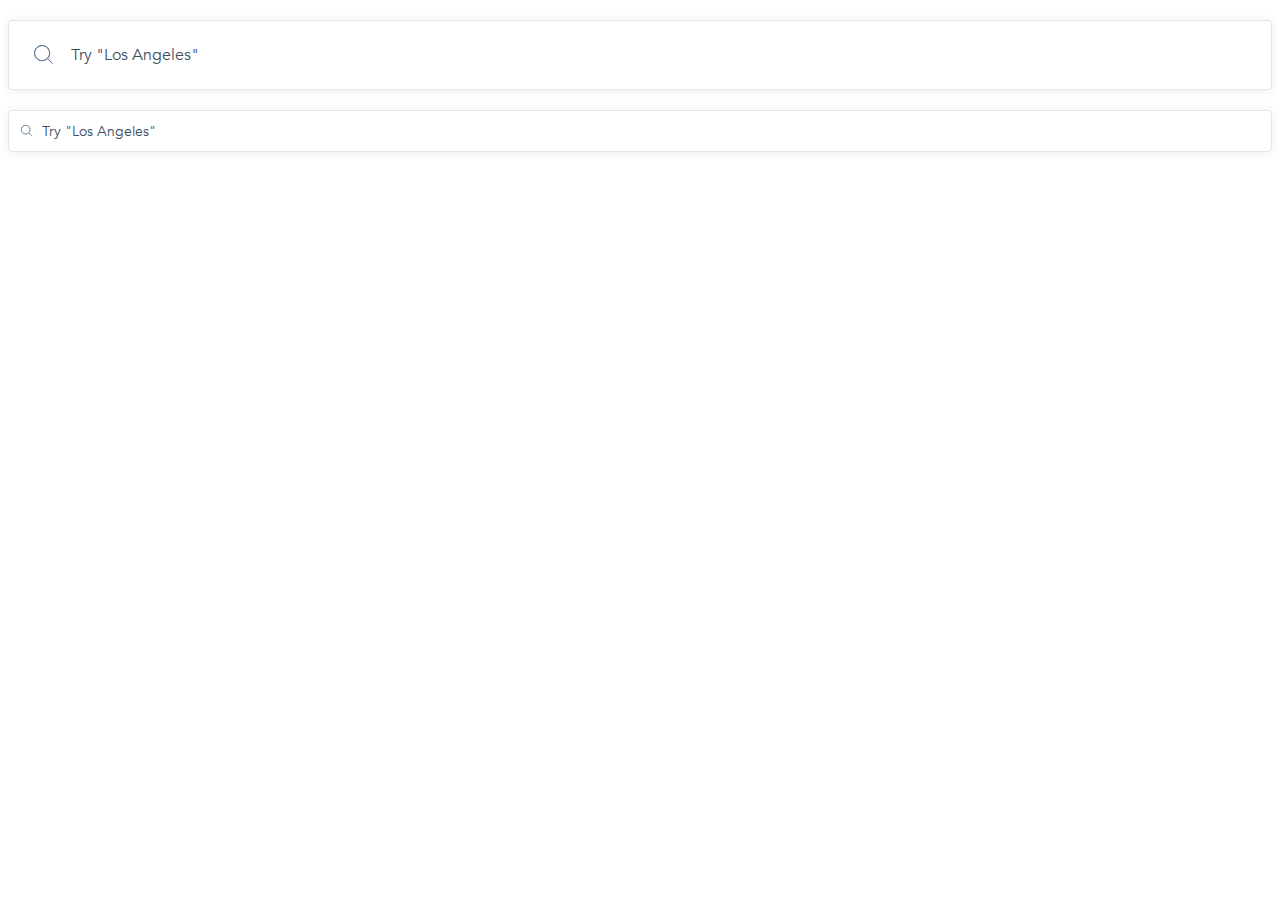
<file: index.html>
<!doctype html>
<html lang="en">
  <head>
    <meta charset="UTF-8">
    <meta name="viewport" content="width=device-width, user-scalable=no, initial-scale=1.0, maximum-scale=1.0, minimum-scale=1.0">
    <meta http-equiv="X-UA-Compatible" content="ie=edge">
    <title>Document</title>
    <link rel="stylesheet" href="/index.2cdaf7bc.css">
    <script src="/layout_search-bar-airbnb.e6c0537b.html" defer=""></script>
  </head>
  <body>

    <form class="search-form search-form_big" data-qa="big">
      <label class="search-form__label search-form__label_big">
        <input data-qa="keypress" class="search-form__input search-form__input_big" type="text" placeholder="Try &quot;Los Angeles&quot;">
      </label>
    </form>

    <form class="search-form search-form_small" data-qa="small">
      <label class="search-form__label search-form__label_small">
        <input data-qa="hover" class="search-form__input search-form__input_small" type="text" placeholder="Try &quot;Los Angeles&quot;">
      </label>
    </form>

  <script src="/layout_search-bar-airbnb.59712999.js"></script></body>
</html>
</file>
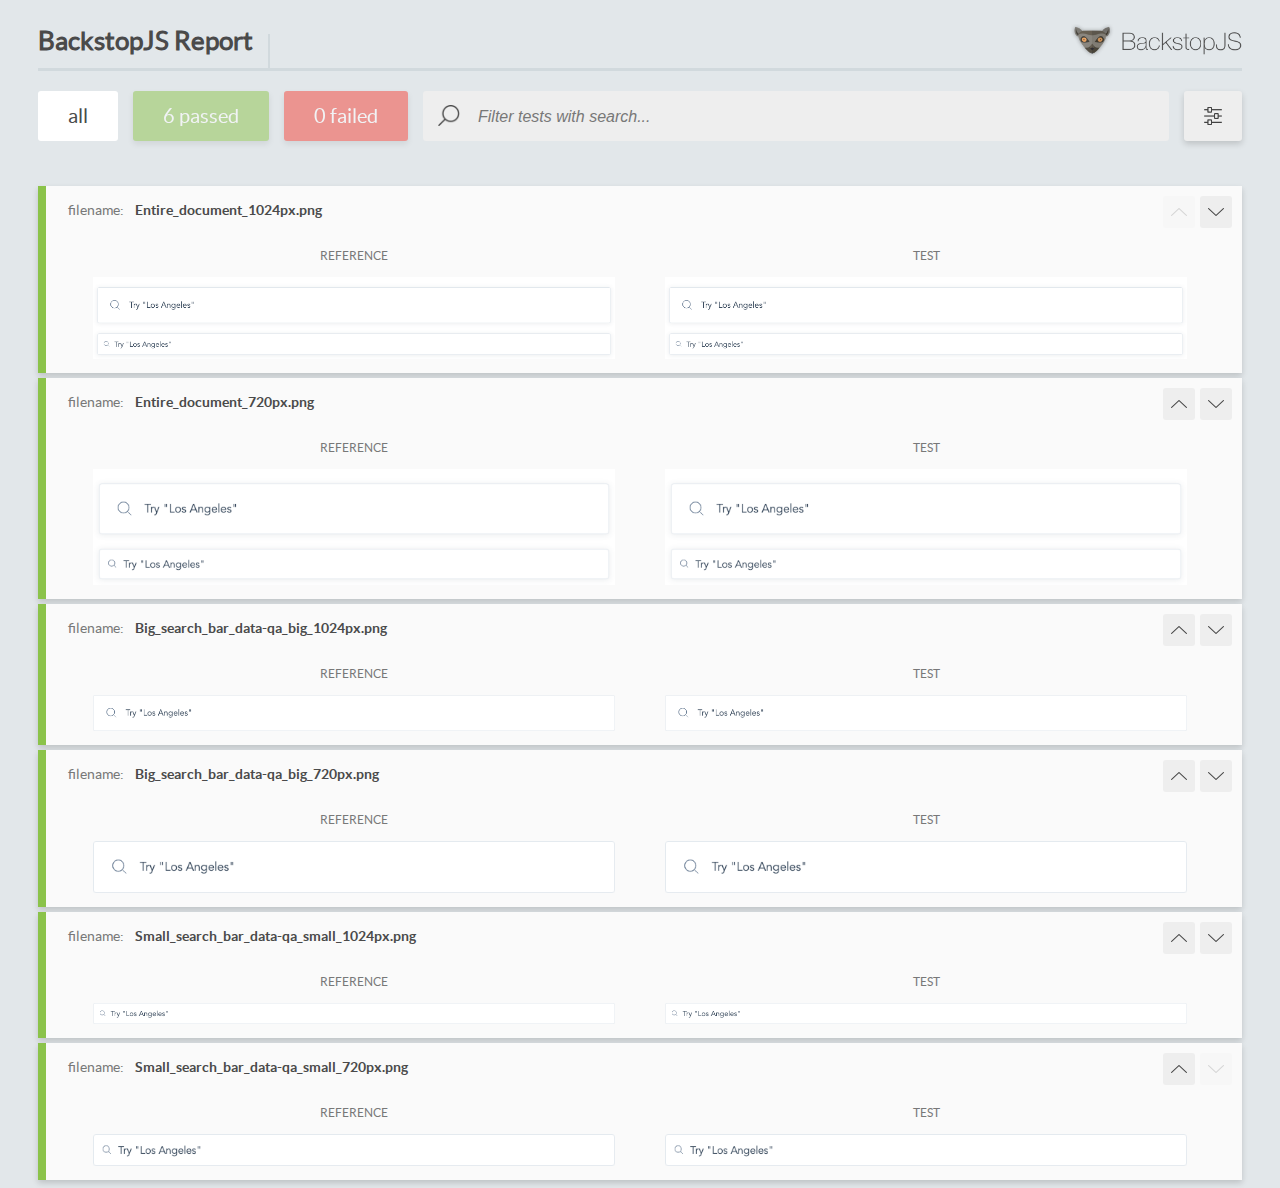
<file: report/html_report/index.html>
<!DOCTYPE html>
<html>
  <head>
    <meta charset="utf-8">
    <!-- Disable Cache -->
    <meta http-equiv="Cache-Control" content="no-cache, no-store, must-revalidate">
    <meta http-equiv="Pragma" content="no-cache">
    <meta http-equiv="Expires" content="0">

    <title>BackstopJS Report</title>

    <style>
      @font-face {
          font-family: 'latoregular';
          src: url('./assets/fonts/lato-regular-webfont.woff2') format('woff2'),
              url('./assets/fonts/lato-regular-webfont.woff') format('woff');
          font-weight: 400;
          font-style: normal;
      }
      @font-face {
          font-family: 'latobold';
          src: url('./assets/fonts/lato-bold-webfont.woff2') format('woff2'),
              url('./assets/fonts/lato-bold-webfont.woff') format('woff');
          font-weight: 700;
          font-style: normal;
      }

      .ReactModal__Body--open {
          overflow: hidden;
      }
      .ReactModal__Body--open .header {
        display: none;
      }

    </style>
  </head>
  <body style="background-color: #E2E7EA">
    <div id="root">

    </div>
    <script>
      function report (report) { // eslint-disable-line no-unused-vars
        window.tests = report;
      }
    </script>
    <script src="config.js"></script>
    <script src="index_bundle.js"></script>
  </body>
</html>
</file>
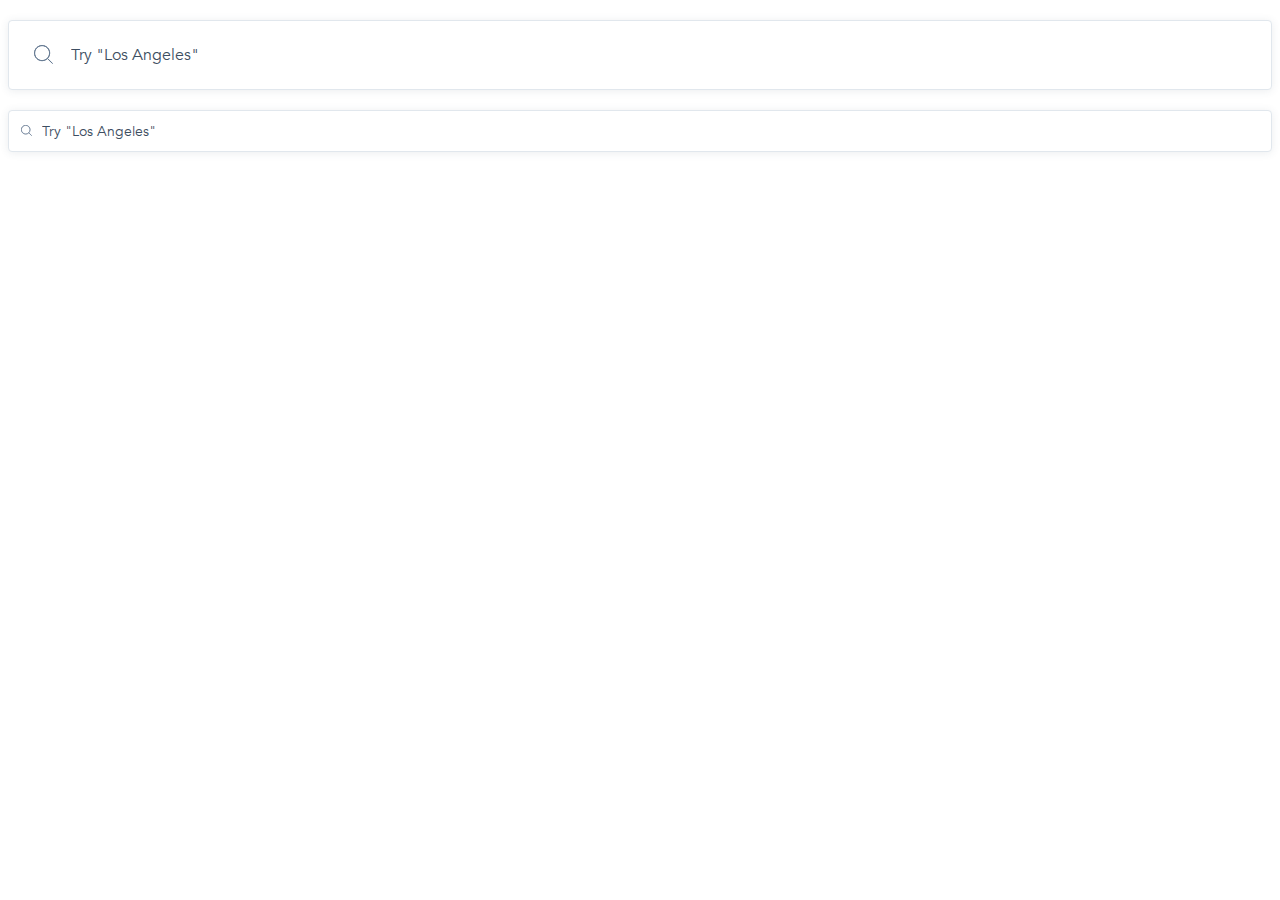
<file: layout_search-bar-airbnb.3b404849.html>
<!doctype html><html lang="en"><head><meta charset="utf-8"><meta name="viewport" content="width=device-width, user-scalable=no, initial-scale=1.0, maximum-scale=1.0, minimum-scale=1.0"><meta http-equiv="X-UA-Compatible" content="ie=edge"><title>Document</title><link rel="stylesheet" href="index.656d8819.css"><script src="layout_search-bar-airbnb.3b404849.html" defer></script></head><body> <form class="search-form search-form_big" data-qa="big"> <label class="search-form__label search-form__label_big"> <input data-qa="keypress" class="search-form__input search-form__input_big" type="text" placeholder="Try &quot;Los Angeles&quot;"> </label> </form> <form class="search-form search-form_small" data-qa="small"> <label class="search-form__label search-form__label_small"> <input data-qa="hover" class="search-form__input search-form__input_small" type="text" placeholder="Try &quot;Los Angeles&quot;"> </label> </form> </body></html>
</file>
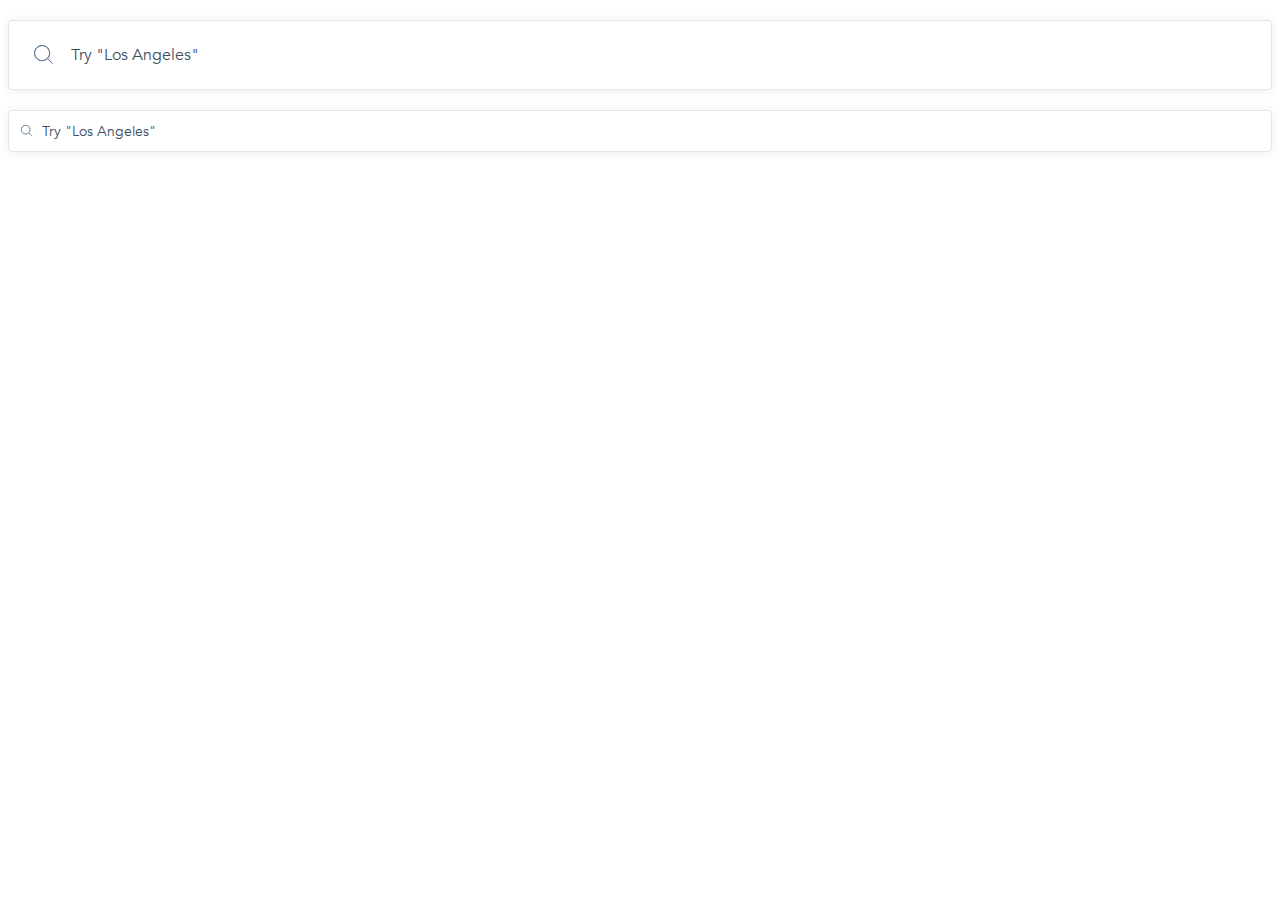
<file: layout_search-bar-airbnb.e6c0537b.html>
<!doctype html>
<html lang="en">
  <head>
    <meta charset="UTF-8">
    <meta name="viewport" content="width=device-width, user-scalable=no, initial-scale=1.0, maximum-scale=1.0, minimum-scale=1.0">
    <meta http-equiv="X-UA-Compatible" content="ie=edge">
    <title>Document</title>
    <link rel="stylesheet" href="/index.2cdaf7bc.css">
    <script src="/layout_search-bar-airbnb.e6c0537b.html" defer=""></script>
  </head>
  <body>

    <form class="search-form search-form_big" data-qa="big">
      <label class="search-form__label search-form__label_big">
        <input data-qa="keypress" class="search-form__input search-form__input_big" type="text" placeholder="Try &quot;Los Angeles&quot;">
      </label>
    </form>

    <form class="search-form search-form_small" data-qa="small">
      <label class="search-form__label search-form__label_small">
        <input data-qa="hover" class="search-form__input search-form__input_small" type="text" placeholder="Try &quot;Los Angeles&quot;">
      </label>
    </form>

  <script src="/layout_search-bar-airbnb.4b671ad9.js"></script></body>
</html>
</file>
<file: index.2cdaf7bc.css>
* {
  box-sizing: border-box;
}

@font-face {
  font-family: Avenir;
  font-weight: 300;
  font-style: normal;
  src: url("Avenir-Book.21abf061.ttf") format("truetype");
}

@font-face {
  font-family: Avenir;
  font-weight: 600;
  font-style: normal;
  src: url("Avenir-Heavy.9246a2b0.ttf") format("truetype");
}

body {
  font-family: Avenir, sans-serif;
  font-size: 16px;
}

.search-form {
  justify-content: center;
  margin: 20px auto 0;
  display: flex;
}

.search-form_big {
  width: 100%;
  height: 70px;
}

.search-form_small {
  width: 100%;
  height: 42px;
}

.search-form__label {
  width: 100%;
  display: block;
  position: relative;
}

.search-form__label:after {
  content: "";
  display: block;
  position: absolute;
}

.search-form__label_big:after {
  background-image: url("Search.f4d21c8a.svg");
  background-repeat: no-repeat;
  background-size: contain;
  width: 19px;
  height: 19px;
  top: 25px;
  left: 26px;
}

.search-form__label_small:after {
  background-image: url("Search.f4d21c8a.svg");
  background-repeat: no-repeat;
  background-size: contain;
  width: 11px;
  height: 11px;
  top: 15px;
  left: 13px;
}

.search-form__input {
  color: #3d4e61;
  border: 1px solid #e1e7ed;
  border-radius: 4px;
  outline: none;
  width: 100%;
  height: 100%;
  font-family: inherit;
  font-weight: 300;
  box-shadow: 0 1px 8px #3d4e611a;
}

.search-form__input:hover {
  box-shadow: 0 3px 8px #3d4e6133;
}

.search-form__input_big {
  padding-left: 62px;
  font-size: 16px;
  line-height: 22px;
}

.search-form__input_small {
  padding-left: 33px;
  font-size: 14px;
  line-height: 19px;
}

.search-form__input::placeholder {
  color: inherit;
  font-weight: 300;
}

.search-form__input_big::placeholder {
  font-size: 16px;
  line-height: 22px;
}

.search-form__input_small::placeholder {
  font-size: 14px;
  line-height: 22px;
}

.search-form__input:focus {
  background: linear-gradient(#fff 0%, #f6f6f7 100%);
  border-radius: 3px;
  font-weight: 600;
}

/*# sourceMappingURL=index.2cdaf7bc.css.map */
</file>
<file: index.656d8819.css>
*{box-sizing:border-box;padding:0}@font-face{font-family:Avenir;font-weight:300;font-style:normal;src:url(Avenir-Book.657c3568.ttf)format("truetype")}@font-face{font-family:Avenir;font-weight:600;font-style:normal;src:url(Avenir-Heavy.01d9ab74.ttf)format("truetype")}body{font-family:Avenir,sans-serif;font-size:16px}.search-form{justify-content:center;margin:20px auto 0;display:flex}.search-form_big{width:100%;height:70px}.search-form_small{width:100%;height:42px}.search-form__label{width:100%;display:block;position:relative}.search-form__label:after{content:"";display:block;position:absolute}.search-form__label_big:after{background-image:url(Search.ccd3c07b.svg);background-repeat:no-repeat;background-size:contain;width:19px;height:19px;top:25px;left:26px}.search-form__label_small:after{background-image:url(Search.ccd3c07b.svg);background-repeat:no-repeat;background-size:contain;width:11px;height:11px;top:15px;left:13px}.search-form__input{color:#3d4e61;border:1px solid #e1e7ed;border-radius:4px;outline:none;width:100%;height:100%;font-family:inherit;font-weight:300;box-shadow:0 1px 8px #3d4e611a}.search-form__input:hover{box-shadow:0 3px 8px #3d4e6133}.search-form__input_big{padding-left:62px;font-size:16px;line-height:22px}.search-form__input_small{padding-left:33px;font-size:14px;line-height:19px}.search-form__input::placeholder{color:inherit;font-weight:300}.search-form__input_big::placeholder{font-size:16px;line-height:22px}.search-form__input_small::placeholder{font-size:14px;line-height:22px}.search-form__input:focus{background:linear-gradient(#fff 0%,#f6f6f7 100%);border-radius:3px;font-weight:600}
/*# sourceMappingURL=index.656d8819.css.map */
</file>
